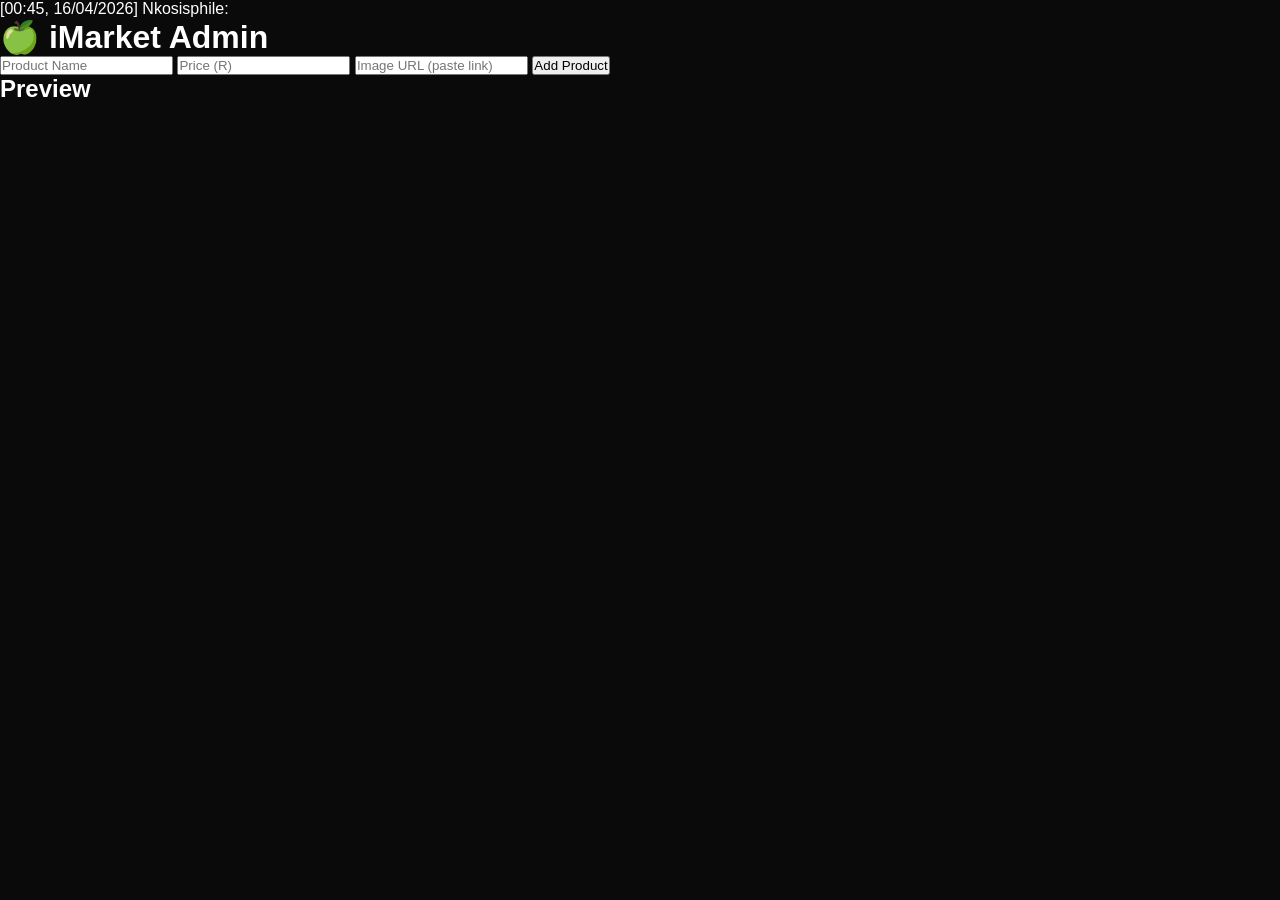
<file: admin.html>
[00:45, 16/04/2026] Nkosisphile: <!DOCTYPE html>
<html lang="en">
<head>
<meta charset="UTF-8" />
<meta name="viewport" content="width=device-width, initial-scale=1.0"/>
<title>iMarket</title>

<style>
/* ========== GLOBAL ========== */
* {
  margin: 0;
  padding: 0;
  box-sizing: border-box;
  font-family: -apple-system, BlinkMacSystemFont, "Segoe UI", Roboto, Arial;
}

body {
  background: #0a0a0a;
  color: #fff;
  overflow-x: hidden;
}

/* ========== NAVBAR ========== */
nav {
  position: fixed;
  top: 0;
  width: 100%;
  padding: 18px 40px;
  display: flex;
  justify-content: space-between;
  align-items: center;
  background: rgba(10,10,10,0.6);
  backdrop-filter: blur(20px);
  z-index: 1000;
  border-bottom: 1px solid rgba(255,255,255,0.08);
}

nav h1 {
  font-size: 20px;
  letter-spac…
[01:44, 16/04/2026] Nkosisphile: <!DOCTYPE html>
<html>
<head>
<title>iMarket Admin</title>

<style>
body {
  background:#0a0a0a;
  color:white;
  font-family: Arial;
  padding: 30px;
}

input {
  width:100%;
  padding:12px;
  margin:10px 0;
  border-radius:10px;
  border:none;
  background:#1a1a1a;
  color:white;
}

button {
  width:100%;
  padding:12px;
  border:none;
  border-radius:10px;
  background:white;
  cursor:pointer;
}

.card {
  background:#1a1a1a;
  padding:10px;
  margin-top:10px;
  border-radius:10px;
}

img {
  width:100%;
  border-radius:10px;
  margin-top:10px;
}
</style>
</head>

<body>

<h1>🍏 iMarket Admin</h1>

<input id="name" placeholder="Product Name">
<input id="price" placeholder="Price (R)">
<input id="image" placeholder="Image URL (paste link)">

<button onclick="addProduct()">Add Product</button>

<h2>Preview</h2>
<div id="preview"></div>

<script>
let products = JSON.parse(localStorage.getItem("products")) || [];

/* ADD PRODUCT */
function addProduct() {
  let product = {
    name: document.getElementById("name").value,
    price: document.getElementById("price").value,
    image: document.getElementById("image").value
  };

  products.push(product);
  localStorage.setItem("products", JSON.stringify(products));

  alert("Product added ✔");
  render();
}

/* PREVIEW */
function render() {
  document.getElementById("preview").innerHTML =
    products.map(p => `
      <div class="card">
        <h3>${p.name}</h3>
        <p>R${p.price}</p>
        <img src="${p.image}">
      </div>
    `).join("");
}

render();
</script>

</body>
</html>
</file>
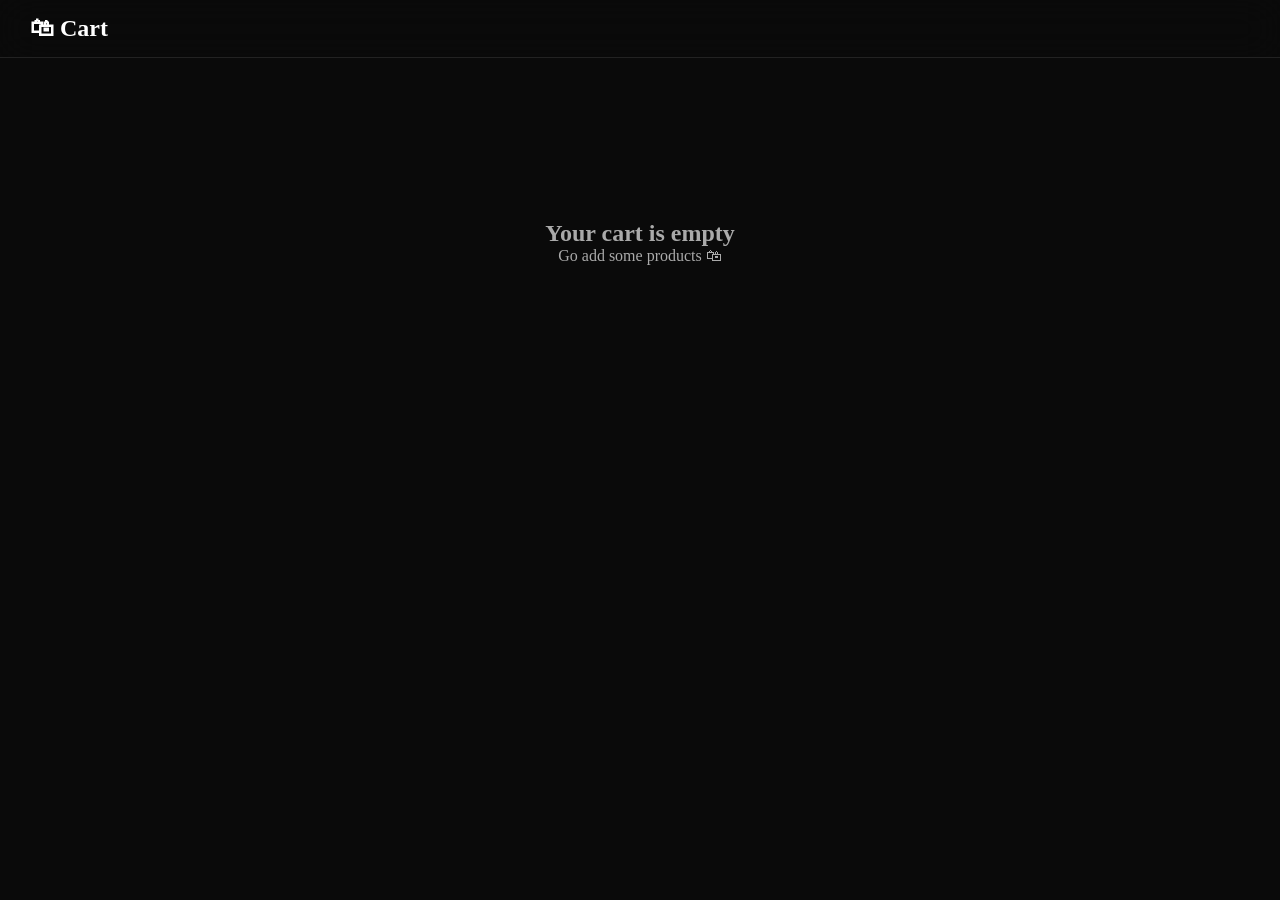
<file: cart.html>
<!DOCTYPE html>
<html lang="en">
<head>
<meta charset="UTF-8">
<meta name="viewport" content="width=device-width, initial-scale=1.0">
<title>Cart - iMarket</title>

<style>

*{
margin:0;
padding:0;
box-sizing:border-box;
font-family:-apple-system,BlinkMacSystemFont,"Segoe UI",Roboto;
}

body{
background:#0a0a0a;
color:white;
}

/* NAV */
nav{
position:fixed;
top:0;
width:100%;
padding:15px 30px;
background:rgba(10,10,10,0.7);
backdrop-filter:blur(20px);
border-bottom:1px solid rgba(255,255,255,0.1);
z-index:1000;
display:flex;
justify-content:space-between;
align-items:center;
}

/* CONTAINER */
.container{
padding:120px 20px 100px;
max-width:800px;
margin:auto;
}

/* ITEM */
.item{
display:flex;
justify-content:space-between;
align-items:center;
padding:15px;
margin-bottom:10px;
background:rgba(255,255,255,0.05);
border-radius:15px;
backdrop-filter:blur(10px);
}

.item button{
padding:6px 10px;
border:none;
border-radius:8px;
cursor:pointer;
background:#ff4d4d;
color:white;
}

/* TOTAL */
.total{
margin-top:20px;
padding:20px;
background:rgba(255,255,255,0.08);
border-radius:15px;
font-size:18px;
}

/* CHECKOUT */
.checkout{
margin-top:15px;
width:100%;
padding:12px;
border:none;
border-radius:12px;
background:white;
color:black;
font-weight:bold;
cursor:pointer;
}

.empty{
text-align:center;
padding:100px 20px;
color:#aaa;
}

</style>
</head>

<body>

<nav>
<h2>🛍 Cart</h2>
</nav>

<div class="container" id="cartContainer"></div>

<script>

let cart = JSON.parse(localStorage.getItem("cart")) || [];

function renderCart(){

let container = document.getElementById("cartContainer");

container.innerHTML = "";

if(cart.length === 0){
container.innerHTML = `
<div class="empty">
<h2>Your cart is empty</h2>
<p>Go add some products 🛍</p>
</div>`;
return;
}

let total = 0;

cart.forEach((item, index) => {

total += item.price;

container.innerHTML += `
<div class="item">
<div>
<strong>${item.name}</strong><br>
R${item.price}
</div>

<button onclick="removeItem(${index})">
Remove
</button>
</div>
`;

});

container.innerHTML += `
<div class="total">
Total: <b>R${total}</b>
</div>

<button class="checkout" onclick="checkout(${total})">
Checkout Now
</button>
`;

}

function removeItem(index){
cart.splice(index,1);
localStorage.setItem("cart", JSON.stringify(cart));
renderCart();
}

function checkout(total){

let message = "Hello iMarket, I want to order:%0A";

cart.forEach(item=>{
message += "- " + item.name + " (R" + item.price + ")%0A";
});

message += "%0ATotal: R" + total;

window.open("https://wa.me/27646826832?text=" + message, "_blank");
}

renderCart();

</script>

</body>
</html>
</file>
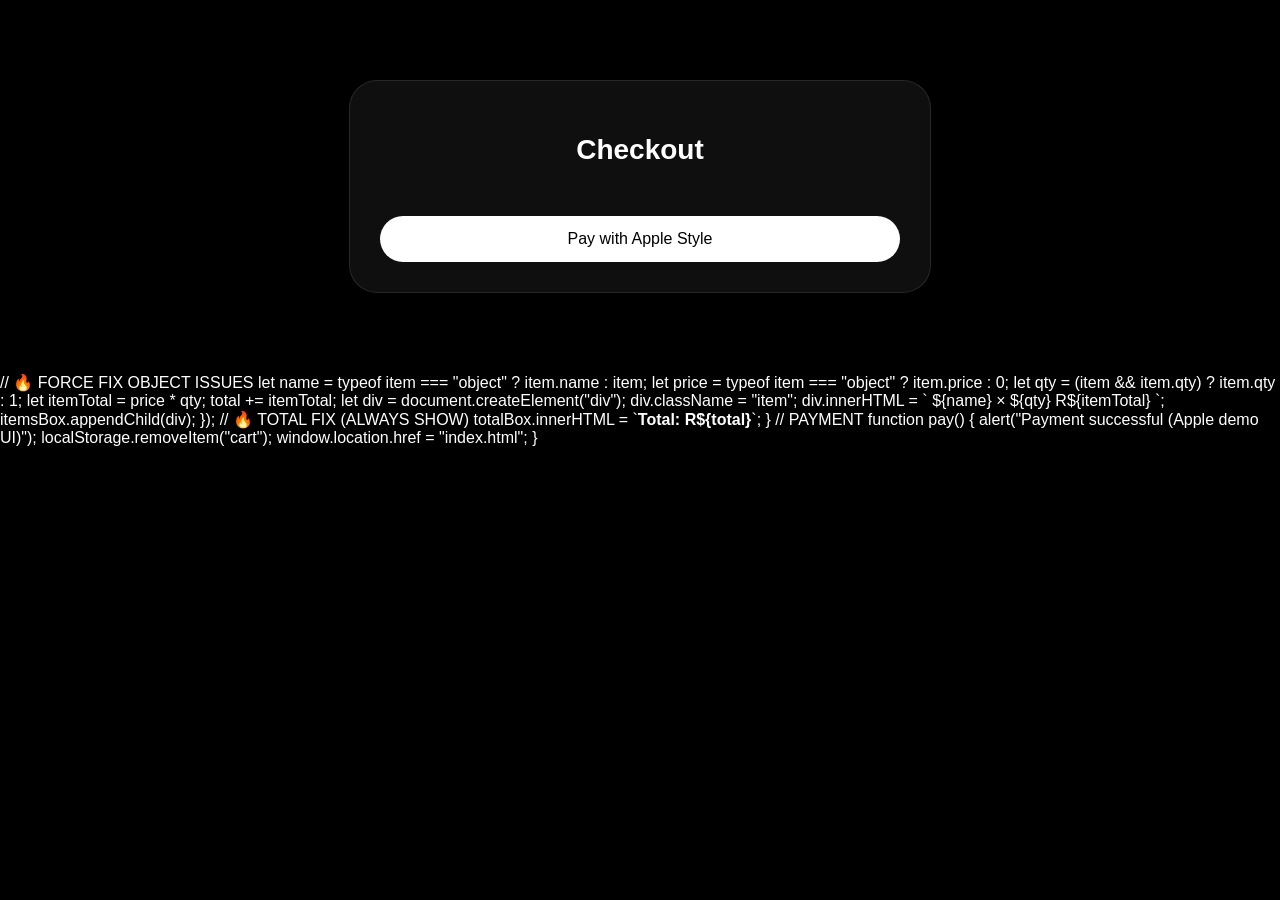
<file: checkout.html>
<!DOCTYPE html>
<html lang="en">
<head>
<meta charset="UTF-8">
<meta name="viewport" content="width=device-width, initial-scale=1.0">
<title>Checkout</title>

<style>
body {
  margin: 0;
  font-family: -apple-system, BlinkMacSystemFont, "SF Pro Display", Arial;
  background: #000;
  color: white;
}

/* CENTER LAYOUT */
.container {
  max-width: 520px;
  margin: 80px auto;
  padding: 30px;
  background: rgba(255,255,255,0.06);
  border: 1px solid rgba(255,255,255,0.1);
  border-radius: 28px;
  backdrop-filter: blur(25px);
}

/* TITLE */
h2 {
  text-align: center;
  font-size: 28px;
  margin-bottom: 25px;
}

/* ITEM ROW */
.item {
  display: flex;
  justify-content: space-between;
  padding: 12px 0;
  border-bottom: 1px solid rgba(255,255,255,0.08);
  font-size: 15px;
  color: #ddd;
}

/* TOTAL */
.total {
  margin-top: 20px;
  font-size: 20px;
  text-align: center;
}

/* PAY BUTTON */
button {
  margin-top: 25px;
  width: 100%;
  padding: 14px;
  border-radius: 999px;
  border: none;
  background: white;
  color: black;
  font-size: 16px;
  cursor: pointer;
  transition: 0.3s;
}

button:hover {
  transform: scale(1.03);
  opacity: 0.9;
}

/* EMPTY */
.empty {
  text-align: center;
  color: #888;
  padding: 30px;
}
</style>
</head>

<body>

<div class="container">
  <h2>Checkout</h2>

  <div id="items"></div>

  <div class="total" id="total"></div>

  <button onclick="pay()">Pay with Apple Style</button>
</div>

<script>
<script>
let cart = JSON.parse(localStorage.getItem("cart")) || [];

let itemsBox = document.getElementById("items");
let totalBox = document.getElementById("total");

function saveCart() {
  localStorage.setItem("cart", JSON.stringify(cart));
}

function renderCart() {
  itemsBox.innerHTML = "";
  let total = 0;

  if (cart.length === 0) {
    itemsBox.innerHTML = "<div class='empty'>Your cart is empty</div>";
    totalBox.innerHTML = "";
    return;
  }

  cart.forEach((item, index) => {
    let name = item.name;
    let price = item.price;
    let qty = item.qty || 1;

    let itemTotal = price * qty;
    total += itemTotal;

    let div = document.createElement("div");
    div.className = "item";

    div.innerHTML = `
      <div style="display:flex; flex-direction:column; gap:6px;">
        <div style="font-weight:500;">${name}</div>

        <div style="display:flex; gap:10px; align-items:center;">
          
          <button onclick="decreaseQty(${index})" style="padding:4px 10px;">−</button>

          <span>Qty: ${qty}</span>

          <button onclick="increaseQty(${index})" style="padding:4px 10px;">+</button>

        </div>
      </div>

      <div style="display:flex; flex-direction:column; align-items:end; gap:8px;">
        <div>R${itemTotal}</div>
        <button onclick="removeItem(${index})" style="background:red;color:white;padding:4px 8px;border-radius:8px;border:none;">
          Remove
        </button>
      </div>
    `;

    itemsBox.appendChild(div);
  });

  totalBox.innerHTML = "<b>Total: R" + total + "</b>";
}

function increaseQty(i) {
  cart[i].qty = (cart[i].qty || 1) + 1;
  saveCart();
  renderCart();
}

function decreaseQty(i) {
  if ((cart[i].qty || 1) > 1) {
    cart[i].qty -= 1;
  } else {
    cart.splice(i, 1);
  }
  saveCart();
  renderCart();
}

function removeItem(i) {
  cart.splice(i, 1);
  saveCart();
  renderCart();
}

function pay() {
  alert("Payment successful (Apple Bag style demo)");
  localStorage.removeItem("cart");
  window.location.href = "index.html";
}

renderCart();
</script>

    // 🔥 FORCE FIX OBJECT ISSUES
    let name = typeof item === "object" ? item.name : item;
    let price = typeof item === "object" ? item.price : 0;
    let qty = (item && item.qty) ? item.qty : 1;

    let itemTotal = price * qty;
    total += itemTotal;

    let div = document.createElement("div");
    div.className = "item";

    div.innerHTML = `
      <span>${name} × ${qty}</span>
      <span>R${itemTotal}</span>
    `;

    itemsBox.appendChild(div);
  });

  // 🔥 TOTAL FIX (ALWAYS SHOW)
  totalBox.innerHTML = `<b>Total: R${total}</b>`;
}

// PAYMENT
function pay() {
  alert("Payment successful (Apple demo UI)");
  localStorage.removeItem("cart");
  window.location.href = "index.html";
}
</script>
</script>

</body>
</html>
</file>
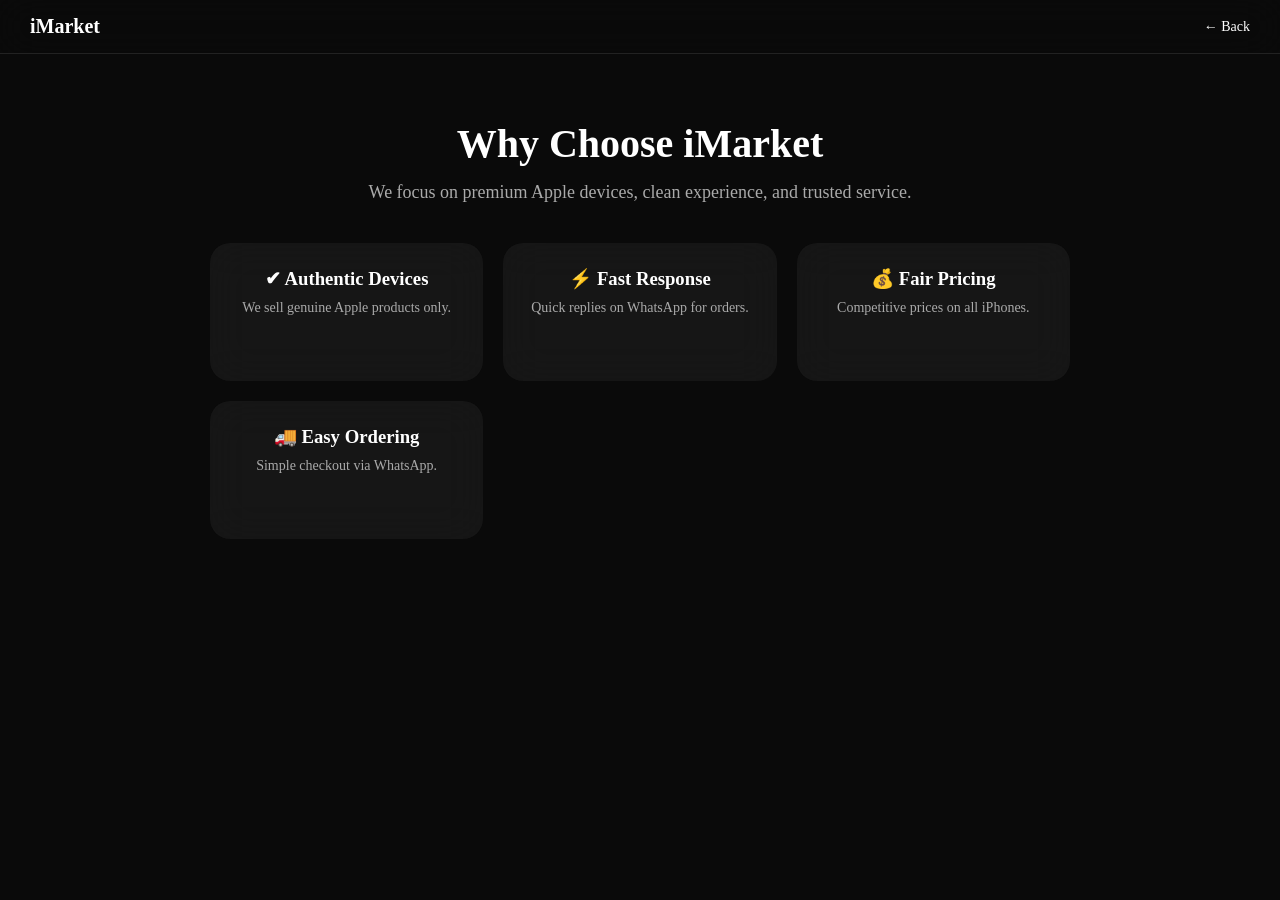
<file: whyus.html>
<!DOCTYPE html>
<html lang="en">
<head>
<meta charset="UTF-8">
<meta name="viewport" content="width=device-width, initial-scale=1.0">
<title>Why Us - iMarket</title>

<style>

/* SAME STYLE AS YOUR SITE */
*{
margin:0;
padding:0;
box-sizing:border-box;
font-family:-apple-system,BlinkMacSystemFont,"Segoe UI",Roboto;
}

body{
background:#0a0a0a;
color:white;
}

/* NAV */
nav{
position:fixed;
top:0;
width:100%;
display:flex;
justify-content:space-between;
align-items:center;
padding:15px 30px;
background:rgba(10,10,10,0.7);
backdrop-filter:blur(20px);
border-bottom:1px solid rgba(255,255,255,0.1);
}

nav h1{
font-size:20px;
}

nav a{
color:white;
text-decoration:none;
font-size:14px;
}

/* CONTENT */
.container{
padding-top:120px;
max-width:900px;
margin:auto;
text-align:center;
}

.container h2{
font-size:40px;
margin-bottom:15px;
}

.container p{
color:#aaa;
font-size:18px;
margin-bottom:40px;
}

/* BOXES */
.grid{
display:grid;
grid-template-columns:repeat(auto-fit,minmax(220px,1fr));
gap:20px;
padding:0 20px;
}

.box{
background:rgba(255,255,255,0.05);
border-radius:20px;
padding:25px;
backdrop-filter:blur(20px);
transition:0.3s;
}

.box:hover{
transform:translateY(-5px);
}

.box h3{
margin-bottom:10px;
}

.box p{
font-size:14px;
color:#aaa;
}

</style>
</head>

<body>

<nav>
<h1>iMarket</h1>
<a href="index.html">← Back</a>
</nav>

<div class="container">

<h2>Why Choose iMarket</h2>

<p>
We focus on premium Apple devices, clean experience, and trusted service.
</p>

<div class="grid">

<div class="box">
<h3>✔ Authentic Devices</h3>
<p>We sell genuine Apple products only.</p>
</div>

<div class="box">
<h3>⚡ Fast Response</h3>
<p>Quick replies on WhatsApp for orders.</p>
</div>

<div class="box">
<h3>💰 Fair Pricing</h3>
<p>Competitive prices on all iPhones.</p>
</div>

<div class="box">
<h3>🚚 Easy Ordering</h3>
<p>Simple checkout via WhatsApp.</p>
</div>

</div>

</div>

</body>
</html><!-- WHY US PAGE -->
<div id="whyUsPage" style="
display:none;
position:fixed;
top:0;
left:0;
width:100%;
height:100vh;
background:#0a0a0a;
z-index:4000;
padding:80px 30px;
text-align:center;
">

<h2 style="font-size:40px;margin-bottom:20px;">Why Choose iMarket</h2>

<p style="color:#aaa;max-width:700px;margin:auto;line-height:1.7;font-size:18px;">
We provide premium Apple devices that are fully tested, verified, and quality checked before delivery.  
Our goal is to give you original products, fast delivery, secure payments, and reliable customer support across South Africa.
</p>

<div style="margin-top:40px;display:flex;flex-wrap:wrap;gap:20px;justify-content:center;">

<div style="background:rgba(255,255,255,0.05);padding:20px;border-radius:18px;width:200px;">
⭐ Trusted Seller
</div>

<div style="background:rgba(255,255,255,0.05);padding:20px;border-radius:18px;width:200px;">
🚚 Fast Delivery
</div>

<div style="background:rgba(255,255,255,0.05);padding:20px;border-radius:18px;width:200px;">
🔒 Secure Payments
</div>

<div style="background:rgba(255,255,255,0.05);padding:20px;border-radius:18px;width:200px;">
📞 24/7 Support
</div>

</div>

<button onclick="closeWhyUs()" style="
margin-top:40px;
padding:12px 20px;
border:none;
border-radius:10px;
background:white;
color:black;
cursor:pointer;
">
Close
</button>

</div>
</file>
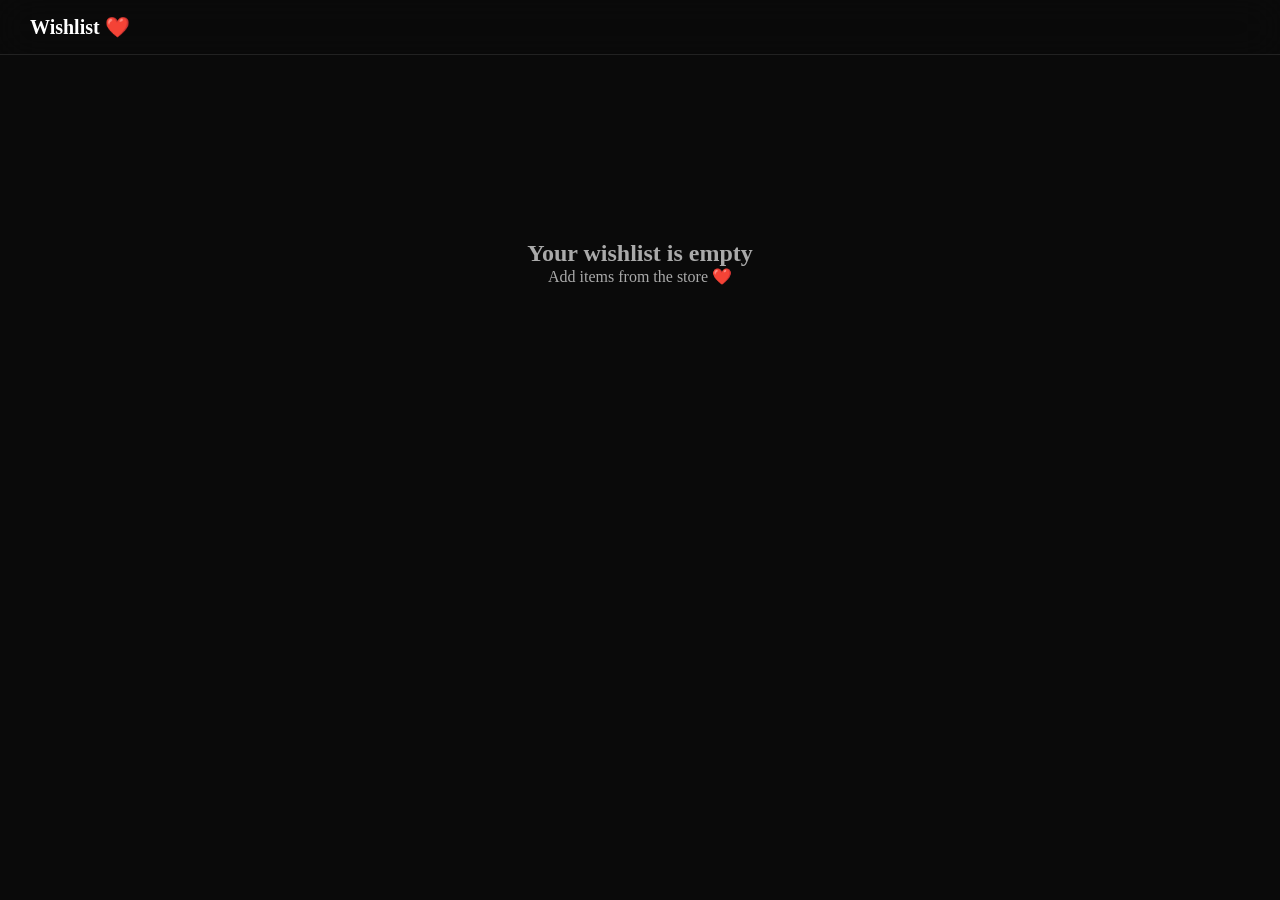
<file: wishlist.html>
<!DOCTYPE html>
<html lang="en">
<head>
<meta charset="UTF-8">
<meta name="viewport" content="width=device-width, initial-scale=1.0">
<title>Wishlist - iMarket</title>

<style>

*{
margin:0;
padding:0;
box-sizing:border-box;
font-family:-apple-system,BlinkMacSystemFont,"Segoe UI",Roboto;
}

body{
background:#0a0a0a;
color:white;
}

/* NAV */
nav{
position:fixed;
top:0;
width:100%;
display:flex;
justify-content:space-between;
align-items:center;
padding:15px 30px;
background:rgba(10,10,10,0.7);
backdrop-filter:blur(20px);
border-bottom:1px solid rgba(255,255,255,0.1);
z-index:1000;
}

nav h1{
font-size:20px;
}

/* GRID */
.container{
padding:120px 30px 60px;
display:grid;
grid-template-columns:repeat(auto-fit,minmax(220px,1fr));
gap:20px;
}

/* CARD */
.card{
background:rgba(255,255,255,0.05);
border-radius:20px;
padding:20px;
text-align:center;
backdrop-filter:blur(15px);
}

.card img{
width:150px;
height:200px;
object-fit:contain;
display:block;
margin:auto;
}

.card p{
color:#aaa;
margin-top:5px;
}

.btn{
margin-top:10px;
padding:10px;
width:100%;
border:none;
border-radius:12px;
cursor:pointer;
background:rgba(255,255,255,0.1);
color:white;
transition:0.25s;
}

.btn:hover{
background:rgba(255,255,255,0.2);
}

.empty{
text-align:center;
padding:120px 20px;
color:#aaa;
}

</style>
</head>

<body>

<nav>
<h1>Wishlist ❤️</h1>
</nav>

<div id="wishlistContainer" class="container"></div>

<script>

let wishlist = JSON.parse(localStorage.getItem("wishlist")) || [];

let container = document.getElementById("wishlistContainer");

function renderWishlist(){

container.innerHTML = "";

if(wishlist.length === 0){
container.innerHTML = `
<div class="empty">
<h2>Your wishlist is empty</h2>
<p>Add items from the store ❤️</p>
</div>`;
return;
}

wishlist.forEach((item, index) => {

container.innerHTML += `
<div class="card">
<img src="https://via.placeholder.com/150">
<h3>${item}</h3>

<button class="btn" onclick="removeItem(${index})">
Remove
</button>

<button class="btn">
Buy Now
</button>
</div>
`;
});

}

function removeItem(index){
wishlist.splice(index,1);
localStorage.setItem("wishlist", JSON.stringify(wishlist));
renderWishlist();
}

renderWishlist();

</script>

</body>
</html>
</file>
